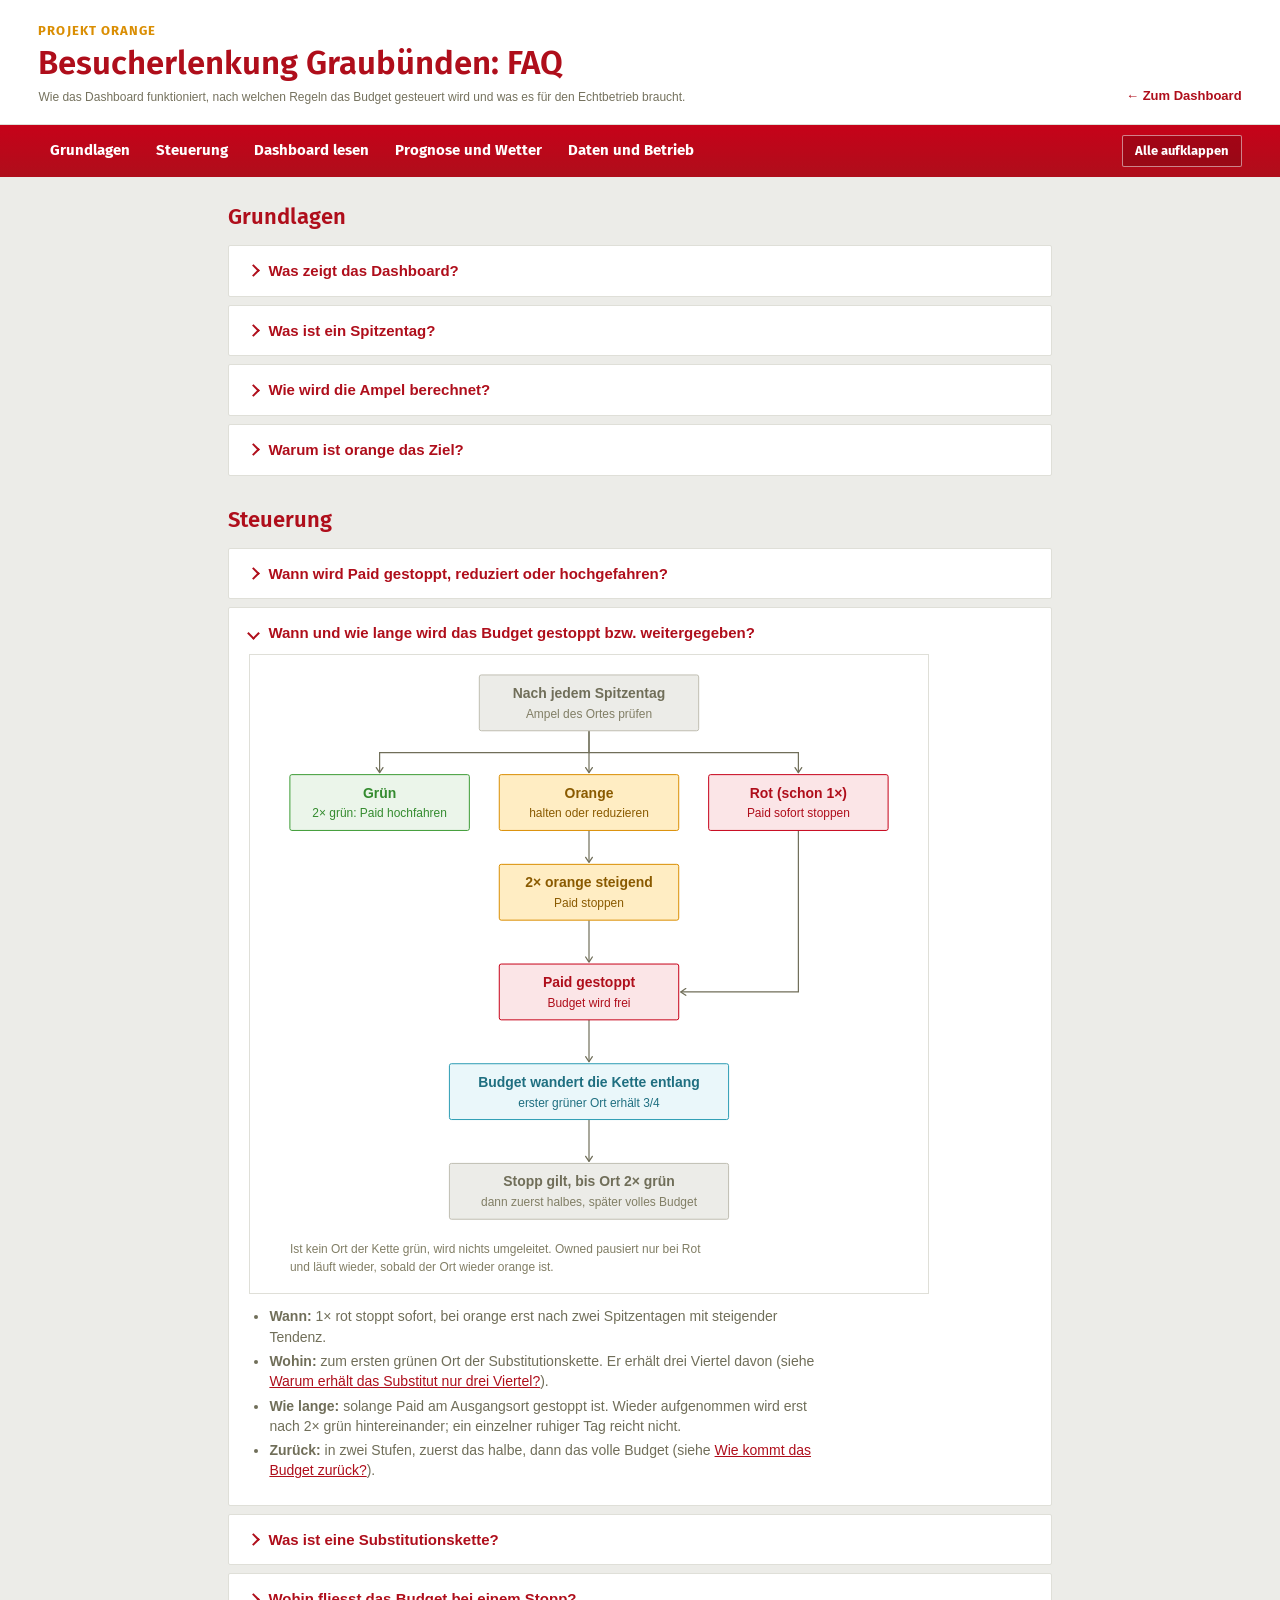
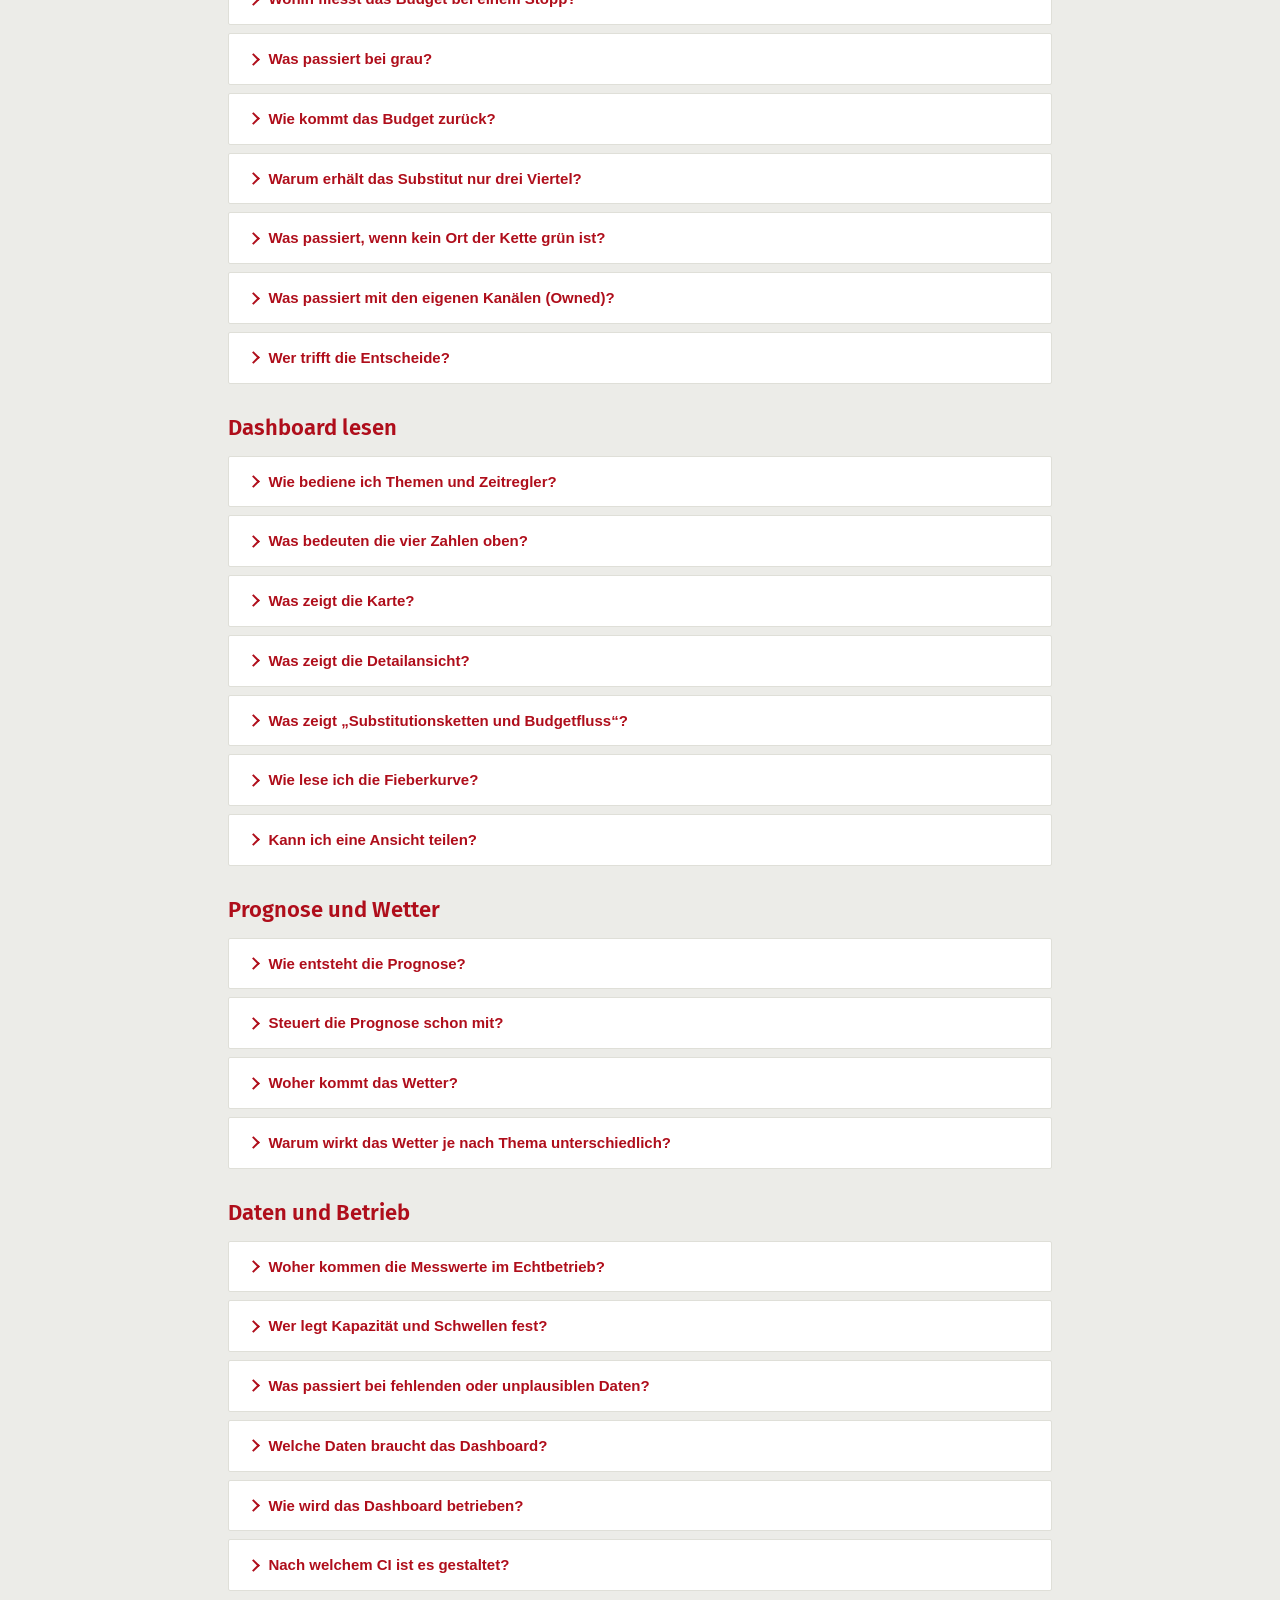
<file: faq.html>
<!doctype html>
<html lang="de-CH">
<head>
<meta charset="utf-8">
<meta name="viewport" content="width=device-width, initial-scale=1">
<meta name="robots" content="noindex, nofollow">
<title>FAQ – Projekt Orange</title>
<link rel="preconnect" href="https://fonts.googleapis.com">
<link rel="preconnect" href="https://fonts.gstatic.com" crossorigin>
<!-- Ersatz für die Markenschrift TheMix, solange keine lizenzierte Webfont eingebunden ist -->
<link href="https://fonts.googleapis.com/css2?family=Fira+Sans:wght@400;600;700&display=swap" rel="stylesheet">
<link rel="stylesheet" href="css/style.css?v=16">
</head>
<body class="faq-page">
<header class="masthead">
  <div class="masthead-in">
    <div>
      <p class="kicker">Projekt Orange</p>
      <h1>Besucherlenkung Graubünden: FAQ</h1>
      <p class="sample">Wie das Dashboard funktioniert, nach welchen Regeln das Budget gesteuert wird und was es für den Echtbetrieb braucht.</p>
    </div>
    <a class="head-link" href="index.html">← Zum Dashboard</a>
  </div>
</header>

<nav class="controls" aria-label="Themen der FAQ">
  <div class="controls-in">
    <div class="themes">
      <a class="chip" href="#grundlagen">Grundlagen</a>
      <a class="chip" href="#steuerung">Steuerung</a>
      <a class="chip" href="#bedienung">Dashboard lesen</a>
      <a class="chip" href="#prognose">Prognose und Wetter</a>
      <a class="chip" href="#betrieb">Daten und Betrieb</a>
    </div>
    <button class="chip faq-toggle" type="button" id="alle">Alle aufklappen</button>
  </div>
</nav>

<main class="page faq">

  <section id="grundlagen">
    <h2>Grundlagen</h2>

    <details class="card fold">
      <summary><h3>Was zeigt das Dashboard?</h3></summary>
      <p>Wie voll beliebte Ausflugsziele in Graubünden an Spitzentagen sind, welche Kampagnen dafür laufen, reduziert oder gestoppt wurden, und wohin das Werbebudget umgeleitet wird. Ziel ist, Gäste von überlasteten Orten zu gleichwertigen Alternativen zu lenken, statt die Überlastung mit Werbung noch zu verstärken.</p>
      <p>Der Prototyp arbeitet mit <strong>erfundenen Beispieldaten</strong> für den Sommer 2026: 11 Orte in den Themen Bergsee, Schlucht und Wellness.</p>
    </details>

    <details class="card fold">
      <summary><h3>Was ist ein Spitzentag?</h3></summary>
      <p>Ein Wochenende oder Feiertag mit schönem Wetter. Nur an diesen Tagen wird bewertet, denn an gewöhnlichen Tagen sagt die Auslastung nichts über eine Überlastung aus. Im Zeitregler stehen deshalb nur Spitzentage.</p>
    </details>

    <details class="card fold">
      <summary><h3>Wie wird die Ampel berechnet?</h3></summary>
      <p>Die Auslastung ist der Messwert geteilt durch die Kapazität des Ortes, etwa 274 von 380 Parkplätzen = 72 %. Jeder Ort hat zwei Schwellen:</p>
      <ul>
        <li><span class="pill"><i class="dot ok"></i>grün</span> unter der Orange-Schwelle (meist 60 %)</li>
        <li><span class="pill"><i class="dot warn"></i>orange</span> ab der Orange-Schwelle</li>
        <li><span class="pill"><i class="dot bad"></i>rot</span> ab der Rot-Schwelle (85 %, bei Thermen 90 %)</li>
      </ul>
      <p>Fehlen Daten oder ist der Wert unplausibel, erscheint der Ort <span class="pill"><i class="dot"></i>grau</span>, nie grün. Was dann passiert, steht unter <a href="#grau">Was passiert bei grau?</a></p>
    </details>

    <details class="card fold">
      <summary><h3>Warum ist orange das Ziel?</h3></summary>
      <p>Orange heisst: ausgelastet, aber nicht überlastet. Grün bedeutet ungenutztes Potenzial, rot bedeutet Stau, volle Parkplätze und unzufriedene Gäste. Die Steuerung versucht, möglichst viele Orte in orange zu halten.</p>
    </details>
  </section>

  <section id="steuerung">
    <h2>Steuerung</h2>

    <details class="card fold">
      <summary><h3>Wann wird Paid gestoppt, reduziert oder hochgefahren?</h3></summary>
      <p>Die Regeln werden nach jedem Spitzentag angewendet. Grundsatz: <strong>schnell bremsen, langsam Gas geben</strong>.</p>
      <div class="table-wrap">
        <table>
          <thead><tr><th>Lage an den letzten Spitzentagen</th><th>Paid (bezahlte Werbung)</th><th>Owned (eigene Kanäle)</th></tr></thead>
          <tbody>
            <tr><td>grün</td><td>halten</td><td>aktiv</td></tr>
            <tr><td>2× grün hintereinander</td><td>hochfahren, zurück aufs Saisonstart-Budget (nie darüber)</td><td>aktiv</td></tr>
            <tr><td>orange</td><td>halten oder reduzieren</td><td>aktiv</td></tr>
            <tr><td>2× orange mit steigender Tendenz</td><td>stoppen</td><td>aktiv</td></tr>
            <tr><td>1× rot</td><td>sofort stoppen</td><td>pausieren</td></tr>
            <tr><td>nach rot wieder orange</td><td>gestoppt lassen</td><td>wieder aktiv</td></tr>
            <tr><td>nach Stopp 2× grün</td><td>mit halbem Budget wieder aufnehmen</td><td>aktiv</td></tr>
            <tr><td>danach grün</td><td>volles Budget zurück</td><td>aktiv</td></tr>
            <tr><td>grau (keine gültigen Daten)</td><td>letzten Entscheid halten</td><td>unverändert</td></tr>
          </tbody>
        </table>
      </div>
    </details>

    <details class="card fold" open>
      <summary><h3>Wann und wie lange wird das Budget gestoppt bzw. weitergegeben?</h3></summary>
      <figure class="faq-fig">
        <img src="docs/budgetregeln.svg" width="680" height="640" alt="Flussdiagramm: Nach jedem Spitzentag wird die Ampel geprüft. Grün zweimal: hochfahren. Orange: halten oder reduzieren, zweimal steigend: stoppen. Rot einmal: sofort stoppen. Bei einem Stopp wandert das Budget die Substitutionskette entlang, der erste grüne Ort erhält drei Viertel davon. Der Stopp gilt, bis der Ort zweimal grün ist.">
      </figure>
      <ul>
        <li><strong>Wann:</strong> 1× rot stoppt sofort, bei orange erst nach zwei Spitzentagen mit steigender Tendenz.</li>
        <li><strong>Wohin:</strong> zum ersten grünen Ort der Substitutionskette. Er erhält drei Viertel davon (siehe <a href="#anteil">Warum erhält das Substitut nur drei Viertel?</a>).</li>
        <li><strong>Wie lange:</strong> solange Paid am Ausgangsort gestoppt ist. Wieder aufgenommen wird erst nach 2× grün hintereinander; ein einzelner ruhiger Tag reicht nicht.</li>
        <li><strong>Zurück:</strong> in zwei Stufen, zuerst das halbe, dann das volle Budget (siehe <a href="#rueckgabe">Wie kommt das Budget zurück?</a>).</li>
      </ul>
    </details>

    <details class="card fold">
      <summary><h3>Was ist eine Substitutionskette?</h3></summary>
      <p>Jeder Ort kennt einen gleichwertigen Ersatzort zum gleichen Thema, sein <em>Substitut</em>. Dieser hat wieder ein Substitut, und so weiter. So entstehen Ketten von bekannten, schnell vollen Orten zu weniger bekannten:</p>
      <ul>
        <li>Heidsee → Lai da Marmorera → Lag da Breil</li>
        <li>Lai da Palpuogna → Lago di Poschiavo → Lago Bianco (Berninapass)</li>
        <li>Therme Vals → Mineralbad Andeer → Bogn Engiadina</li>
        <li>Viamala-Schlucht → Rofflaschlucht</li>
      </ul>
    </details>

    <details class="card fold">
      <summary><h3>Wohin fliesst das Budget bei einem Stopp?</h3></summary>
      <p>Es wandert die Kette entlang bis zum ersten Ort, der grün ist, notfalls bis zum letzten Ort der Kette. Orte unterwegs, die selbst orange oder rot sind, <strong>geben weiter</strong>.</p>
      <p>Beispiel 9. August: Heidsee ist gestoppt. Marmorera ist selbst orange und gibt weiter, Lag da Breil ist grün und erhält 75 % des Heidsee-Budgets, also CHF 1’130 statt 1’500 pro Woche. Wäre auch Breil voll, gäbe es kein weiteres Substitut, und das Budget würde ruhen.</p>
      <p>Das Budget bleibt beim Empfänger, bis dieser selbst gestoppt wird; dann wandert es weiter, zusammen mit seinem eigenen. Für Empfänger gelten dieselben Regeln wie für alle Orte: Wird ein Empfänger orange, halbiert sich sein Paid.</p>
    </details>

    <details class="card fold" id="grau">
      <summary><h3>Was passiert bei grau?</h3></summary>
      <p>Grau heisst: Für diesen Ort und Tag gibt es keinen gültigen Messwert. Entweder fehlen die Daten, oder der Wert ist unplausibel, etwa null an einem Spitzentag oder mehr als die Kapazität. Ein Datenloch ist kein Zeichen für Überlastung, aber auch keines für freie Kapazität. Deshalb gilt:</p>
      <ul>
        <li><strong>Letzten Entscheid halten:</strong> Paid und Owned bleiben, wie sie waren. Gestoppt bleibt gestoppt, hochgefahren wird nicht.</li>
        <li><strong>Grau unterbricht die Zählung:</strong> „2× grün hintereinander“ und „2× orange steigend“ beginnen nach einem grauen Tag von vorn. So löst ein Datenloch weder einen Neustart noch einen Stopp aus.</li>
        <li><strong>Kein Budget an graue Orte:</strong> Als Substitut wird ein grauer Ort nie wie grün behandelt. Er gibt das Budget an den nächsten Ort der Kette weiter.</li>
        <li><strong>Ab 2× grau hintereinander: Alarm</strong> an die Destination und an Graubünden Ferien, mit dem Grund, zum Beispiel „keine Daten“ oder „unplausibel: 0 Fahrzeuge“. Die Werbung wird dabei nicht automatisch gestoppt.</li>
      </ul>
      <p>Im Dashboard ist der Ort grau, statt einer Zahl steht „keine Daten“ bzw. „—“, und in der Fieberkurve fehlt der Tag.</p>
    </details>

    <details class="card fold" id="rueckgabe">
      <summary><h3>Wie kommt das Budget zurück?</h3></summary>
      <p>In zwei Stufen, nach dem Grundsatz „schnell bremsen, langsam Gas geben“:</p>
      <ol>
        <li><strong>Nach 2× grün:</strong> Der Ausgangsort startet mit halbem Budget (Stufe „reduziert“). Der Empfänger behält die Hälfte seines Übernahme-Betrags.</li>
        <li><strong>Am nächsten grünen Spitzentag:</strong> Der Ausgangsort erhält das volle Budget zurück, der Empfänger fällt auf sein eigenes Budget zurück. Ist der Tag orange, bleibt es beim halben Budget, wie bei jedem orangen Ort.</li>
      </ol>
      <p>Wird der Ausgangsort dazwischen rot, wird sofort wieder gestoppt und das Budget wandert wieder die Kette entlang.</p>
      <p><strong>Warum nicht auf einen Schlag?</strong> Das Risiko liegt beim Ausgangsort: Er war eben noch voll. Mit dem ganzen Budget auf einmal kippt er leicht wieder in Rot, und das Budget pendelt hin und her. Für den Empfänger ist die Rückgabe unkritisch, weil weniger Werbung an einem grünen Ort keine Überlastung auslöst.</p>
    </details>

    <details class="card fold" id="anteil">
      <summary><h3>Warum erhält das Substitut nur drei Viertel?</h3></summary>
      <p>Substitute sind fast immer kleinere Destinationen als der Ort, den sie entlasten. Das volle Budget eines grossen Ortes würde einen kleinen Ort selbst schnell an die Grenze bringen und das Problem nur verschieben. Deshalb erhält der Empfänger standardmässig <strong>75 %</strong> des gestoppten Budgets. Der Rest wird nicht ausgegeben.</p>
      <ul>
        <li><strong>Bei sehr kleinen Orten</strong> kann der Anteil auf <strong>25–50 %</strong> gesenkt werden. Im Prototyp gilt das für Lago Bianco und Rofflaschlucht (je 50 %): Die Viamala-Schlucht stoppt CHF 1’000, die Rofflaschlucht erhält CHF 500.</li>
        <li><strong>Festgelegt wird der Anteil zu Beginn der Saison</strong>, pro Ort, zusammen mit Kapazität und Schwellen.</li>
        <li><strong>Massgebend ist der Anteil des Ortes, der das Budget am Ende erhält.</strong> Orte, die nur weitergeben, kürzen nichts. Gibt Marmorera das Heidsee-Budget an Breil weiter, erhält Breil 75 % des ursprünglichen Heidsee-Budgets, nicht 75 % von 75 %.</li>
        <li>Ausgangspunkt ist das zuletzt laufende Budget, also bei einem vorher reduzierten Ort das reduzierte.</li>
      </ul>
    </details>

    <details class="card fold">
      <summary><h3>Was passiert, wenn kein Ort der Kette grün ist?</h3></summary>
      <p>Dann wird nichts umgeleitet. Das Budget ruht, bis wieder ein Ort Kapazität hat. Das ist die Situation in der Hochsaison.</p>
    </details>

    <details class="card fold">
      <summary><h3>Was passiert mit den eigenen Kanälen (Owned)?</h3></summary>
      <p>Owned (Instagram, Web, Newsletter) kostet kein Budget und läuft normalerweise weiter. Es pausiert nur bei rot und läuft wieder, sobald der Ort wieder orange ist, auch wenn Paid dann noch gestoppt ist. So hängt jede Regel an einer Ampelfarbe.</p>
    </details>

    <details class="card fold">
      <summary><h3>Wer trifft die Entscheide?</h3></summary>
      <p>Die Regeln sind als Programm hinterlegt (<code>js/regeln.js</code>), genau so, wie sie in dieser FAQ stehen. Daraus entstehen die Entscheide; niemand trägt sie von Hand ein.</p><ul><li><strong>Regelprüfung:</strong> Das Dashboard rechnet die Regeln bei jedem Laden nach und vergleicht sie mit den gespeicherten Entscheiden. Unter „Steuerungsverlauf“ steht, ob alles stimmt, oder welche Entscheide abweichen.</li><li><strong>Simulation:</strong> Für die Prognosetage zeigt das Dashboard, was die Regeln entscheiden würden, gekennzeichnet mit „Simulation“.</li><li><strong>Echtbetrieb:</strong> Derselbe Code läuft auf dem Server nach jedem Spitzentag und schreibt die Entscheide, idealerweise direkt mit Anbindung an die Werbekonten.</li></ul>
    </details>
  </section>

  <section id="bedienung">
    <h2>Dashboard lesen</h2>

    <details class="card fold">
      <summary><h3>Wie bediene ich Themen und Zeitregler?</h3></summary>
      <p>Im roten Balken wählst du das Thema und mit dem Regler den Spitzentag. Unter dem Regler steht das Wetter des gewählten Ortes für jeden Spitzentag; blasse Symbole sind Prognosen. „Stand“ ist der letzte Tag mit gemessenen Werten.</p>
    </details>

    <details class="card fold">
      <summary><h3>Was bedeuten die vier Zahlen oben?</h3></summary>
      <p>Die Budget-Übersicht für den gewählten Tag und das gewählte Thema:</p>
      <ul>
        <li><strong>Paid im Einsatz:</strong> Summe aller laufenden Paid-Kampagnen pro Woche.</li>
        <li><strong>davon bei Substituten:</strong> der Teil, der von gestoppten Orten umgeleitet wurde.</li>
        <li><strong>ruht:</strong> Budget gestoppter Orte, das nicht ausgegeben wird: das Viertel, das Substitute nicht übernehmen, und ganze Budgets, wenn kein Ort der Kette grün ist.</li>
        <li><strong>Orte im Ziel:</strong> wie viele Orte orange sind, also ausgelastet, aber nicht überlastet.</li>
      </ul>
      <p>An Prognosetagen sind die Zahlen eine Simulation der Regeln.</p>
    </details>

    <details class="card fold">
      <summary><h3>Was zeigt die Karte?</h3></summary>
      <p>Jeder Punkt ist ein Ort in seiner Ampelfarbe am gewählten Tag. Ein Klick wählt den Ort für die Detailansicht und die Fieberkurve. Orte ausserhalb des gewählten Themas sind blass. Kantons- und Landesgrenze stammen von swisstopo.</p>
    </details>

    <details class="card fold">
      <summary><h3>Was zeigt die Detailansicht?</h3></summary>
      <ul>
        <li>Auslastung, Messwert, Datenquelle und Schwellen des Ortes</li>
        <li>Wetter am gewählten Tag und eine Prognosetabelle der nächsten Spitzentage</li>
        <li>Stand von Paid und Owned mit Budget und Grund</li>
        <li>Die Substitutionskette in Sätzen, etwa „1. Marmorera ist selbst orange, gibt weiter. 2. Breil ist grün und erhält 75 % des Budgets.“ Orte nach dem Empfänger „warten auf Budget“: Sie kommen erst zum Zug, wenn der Empfänger selbst gestoppt wird.</li>
      </ul>
    </details>

    <details class="card fold">
      <summary><h3>Was zeigt „Substitutionsketten und Budgetfluss“?</h3></summary>
      <p>Den aufklappbaren Überblick über alle Ketten. Graue Linien sind die Ketten, blaue Pfeile zeigen, wohin das Budget am gewählten Tag tatsächlich fliesst. Orte, die nur durchreichen, tragen den Hinweis „gibt Budget weiter →“. Ein Klick auf einen Ort hebt seine Kette hervor.</p>
    </details>

    <details class="card fold">
      <summary><h3>Wie lese ich die Fieberkurve?</h3></summary>
      <ul>
        <li>Die dunkle Linie ist die Auslastung des Ortes über die Saison, mit den Bändern grün, orange und rot.</li>
        <li>Die weiteren Linien sind alle Orte seiner Substitutionskette. Hervorgehoben ist der Ort, der gerade das Budget erhält; per Klick lässt sich ein anderer wählen.</li>
        <li>Dreiecke oben sind Paid-Entscheide, Kreise Owned-Entscheide, jeweils in der Farbe des Status.</li>
        <li>Rechts der gepunkteten Linie beginnt die Prognose (gestrichelt).</li>
        <li>Unten steht das Wetter pro Spitzentag. Fährst du mit der Maus über die Kurve, erscheinen alle Werte des Tages.</li>
      </ul>
    </details>

    <details class="card fold">
      <summary><h3>Kann ich eine Ansicht teilen?</h3></summary>
      <p>Ja. Tag, Thema und Ort stehen in der Adresse, etwa <code>index.html#datum=2026-08-09&amp;thema=alle&amp;ort=heidsee</code>. Den Link einfach kopieren. Ein Wechsel von Ort oder Thema lässt sich mit dem Zurück-Knopf des Browsers rückgängig machen; das Ziehen am Zeitregler nicht, damit der Verlauf nicht mit jedem Tag vollläuft.</p>
    </details>
  </section>

  <section id="prognose">
    <h2>Prognose und Wetter</h2>

    <details class="card fold">
      <summary><h3>Wie entsteht die Prognose?</h3></summary>
      <p>Im Prototyp sind die Prognosen erfunden. Für den Echtbetrieb braucht es einen Prognose-Dienst, der jeden Morgen die Auslastung pro Ort für die kommenden Spitzentage schätzt, etwa 10 Tage voraus.</p>
      <p><strong>Eingangsdaten:</strong> gemessene Auslastung früherer Spitzentage, Wetterprognose, Schulferien und Feiertage, der Trend der letzten Tage und der Kampagnenstand; optional Events, Logiernächte und Verkehr.</p>
      <p><strong>Zwei Stufen:</strong></p>
      <ol>
        <li>Ab Start: Durchschnitt vergleichbarer früherer Spitzentage mit ähnlichem Wetter, plus Zuschläge für Ferien und Trend. Funktioniert ab einer Saison Daten und ist nachvollziehbar.</li>
        <li>Ab etwa zwei Saisons: ein statistisches Modell, das eine Bandbreite liefert, etwa „68–82 %, Wahrscheinlichkeit rot 30 %“.</li>
      </ol>
      <p>Nach dem Tag ersetzt der Messwert die Prognose. Wie gut die Prognose trifft, wird pro Ort laufend gemessen.</p>
    </details>

    <details class="card fold">
      <summary><h3>Steuert die Prognose schon mit?</h3></summary>
      <p>Nein. Die Regeln steuern nur nach gemessenen Werten. Empfehlung: die Prognose zuerst nur anzeigen und erst nach einer Saison mit guter Trefferquote als Frühwarnung einsetzen, etwa „Prognose rot → Paid vorsorglich reduzieren“. Werbung wirkt mit Verzögerung, deshalb lohnt sich das.</p>
    </details>

    <details class="card fold">
      <summary><h3>Woher kommt das Wetter?</h3></summary>
      <p>Im Prototyp ist es erfunden und passend zur Auslastung gewählt: Bei Bergseen und Schluchten sind die schwächeren Tage wechselhaft, bei Thermen die starken Tage verregnet. Die Temperatur hängt von Höhe und Region ab. Im Echtbetrieb kommen Prognosen und Messwerte von MeteoSchweiz (Open Government Data); Alternativen sind meteoblue oder Open-Meteo.</p>
      <p>Ein Server-Job holt das Wetter einmal pro Tag pro Ort ab und stellt es dem Dashboard bereit, nicht der Browser direkt.</p>
    </details>

    <details class="card fold">
      <summary><h3>Warum wirkt das Wetter je nach Thema unterschiedlich?</h3></summary>
      <p>Sonne füllt Bergseen und Schluchten, Regen füllt Thermen. Die Wetterklasse muss deshalb pro Thema gedeutet werden. Später denkbar: an Regentagen Bergsee-Budget themenübergreifend zu Wellness lenken.</p>
    </details>
  </section>

  <section id="betrieb">
    <h2>Daten und Betrieb</h2>

    <details class="card fold">
      <summary><h3>Woher kommen die Messwerte im Echtbetrieb?</h3></summary>
      <p>Automatisch aus dem Quellsystem des Ortes: Parkleitsystem, Parkuhr oder Park-App, Kasse, Drehkreuz, Personen- oder Fahrzeugzähler. Nie aus manueller Eingabe. Die Rohdaten werden unverändert gespeichert.</p>
    </details>

    <details class="card fold">
      <summary><h3>Wer legt Kapazität und Schwellen fest?</h3></summary>
      <p>Die Destinationen selbst, aber innerhalb fester Bandbreiten (z. B. orange 50–70 %, rot 80–95 %). Ebenso den Übernahme-Anteil als Substitut (25–75 %, siehe <a href="#anteil">Warum erhält das Substitut nur drei Viertel?</a>). Änderungen nur vor Saisonbeginn, protokolliert und von Graubünden Ferien freigegeben.</p>
    </details>

    <details class="card fold">
      <summary><h3>Was passiert bei fehlenden oder unplausiblen Daten?</h3></summary>
      <p>Unplausible Werte, etwa null an einem Spitzentag oder über der Kapazität, werden markiert statt verwendet. Fehlende Daten ergeben grau, nie grün, damit kein Budget an einen Ort fliesst, über den man nichts weiss. Die Regeln für graue Orte stehen unter <a href="#grau">Was passiert bei grau?</a></p>
    </details>

    <details class="card fold">
      <summary><h3>Welche Daten braucht das Dashboard?</h3></summary>
      <div class="table-wrap">
        <table>
          <thead><tr><th>Datei</th><th>Inhalt</th></tr></thead>
          <tbody>
            <tr><td><code>orte.json</code></td><td>Orte mit Thema, Koordinaten, Kapazität, Schwellen, nächstem Substitut und Übernahme-Anteil</td></tr>
            <tr><td><code>auslastung.json</code></td><td>Messwert und Auslastung pro Ort und Spitzentag, inkl. Prognose</td></tr>
            <tr><td><code>kampagnen.json</code></td><td>Jede Statusänderung von Paid und Owned, mit Budget, Grund und Herkunft des Budgets</td></tr>
            <tr><td><code>wetter.json</code></td><td>Wetter pro Ort und Spitzentag, inkl. Prognose (optional)</td></tr>
            <tr><td><code>kantonsumriss.json</code>, <code>landesgrenze.json</code></td><td>Grenzen für die Karte (swisstopo)</td></tr>
          </tbody>
        </table>
      </div>
      <p>Für den Echtbetrieb zeigen die Adressen oben in <code>js/app.js</code> auf die eigene Schnittstelle. Solange diese das gleiche Format liefert, muss an der Seite nichts geändert werden. Die Feldbeschreibungen stehen in der <code>README.md</code>.</p>
    </details>

    <details class="card fold">
      <summary><h3>Wie wird das Dashboard betrieben?</h3></summary>
      <p>Es ist eine statische Webseite und läuft auf jedem einfachen Webhosting. Lokal braucht es einen kleinen Webserver, weil die Seite ihre Daten nachlädt; ein Doppelklick auf <code>index.html</code> genügt nicht. Im Ordner:</p>
      <pre><code>python3 -m http.server 8000</code></pre>
      <p>und dann <code>http://localhost:8000</code> öffnen.</p>
    </details>

    <details class="card fold">
      <summary><h3>Nach welchem CI ist es gestaltet?</h3></summary>
      <p>Nach dem Basis-Styleguide Online Medien graubünden (Oktober 2013): granat für Titel und Navigation, granit für Text, die Ampel in wiesengrün, sommergelb und granat, der Budgetfluss in himmelblau. Text in Arial, Titel in TheMix. Bis eine lizenzierte TheMix-Webfont vorliegt, springt Fira Sans ein.</p>
    </details>
  </section>
</main>
<script>
(function () {
  const alle = [...document.querySelectorAll('details')];
  const btn = document.getElementById('alle');
  const sync = () => { btn.textContent = alle.every((d) => d.open) ? 'Alle zuklappen' : 'Alle aufklappen'; };
  btn.addEventListener('click', () => { const auf = !alle.every((d) => d.open); alle.forEach((d) => { d.open = auf; }); sync(); });
  alle.forEach((d) => d.addEventListener('toggle', sync));
  sync();
  // Links auf eine Frage (#grau) klappen sie auf
  const oeffne = () => { const d = location.hash && document.querySelector('details' + location.hash); if (d) { d.open = true; d.scrollIntoView(); } };
  window.addEventListener('hashchange', oeffne);
  oeffne();
})();
</script>
</body>
</html>
</file>
<file: css/style.css>
/* Gestaltung nach Basis-Styleguide Online Medien graubünden (Okt. 2013)
 * Farben: granit, granat, sommergelb, wiesengrün, himmelblau. Schriften: TheMix (Titel), Arial (Text).
 */
:root {
  /* granit */
  --bg: #ECECE8; --panel: #FFFFFF; --soft: #F6F6F4; --line: #DFDFD8; --grid: #ECECE8; --chart-muted: #C0BEB2;
  --ink: #706E59; --muted: #75725E; /* granit, für kleinen Text leicht abgedunkelt (Kontrast 4,9:1 statt 4,1:1) */
  /* granat */
  --head: #AF0E1B; --accent: #C60219;
  /* Ampel: wiesengrün, sommergelb (Typofarbe), granat */
  --ok: #3D9B35; --warn: #DA8E03; --bad: #C60219;
  /* Auswahl = aktiver Zustand laut Styleguide (#706E59), Budgetfluss = himmelblau */
  --sel: #706E59; --flow: #2D9DB4;
  /* Karte */
  --map-out: #FFFFFF; --map-ch: #ECECE8; --map-gr: #FAFAF8; --map-label: #A3A08E;
  --radius: 2px;
  --font: Arial, "Helvetica Neue", Helvetica, sans-serif;
  --font-head: "TheMix", "TheMix C5", "Fira Sans", Arial, sans-serif;
  color-scheme: light;
}
@media (prefers-color-scheme: dark) {
  :root {
    --bg: #23221D; --panel: #2E2D27; --soft: #36352E; --line: #46443A; --grid: #3A3832; --chart-muted: #6F6C5C;
    --ink: #ECECE8; --muted: #C0BEB2;
    --head: #F2707A; --accent: #D21A30;
    --ok: #5DB653; --warn: #FFB70F; --bad: #F04A57;
    --sel: #ECECE8; --flow: #4FC3DD;
    --map-out: #2E2D27; --map-ch: #3A3832; --map-gr: #44423A; --map-label: #8F8C7A;
    color-scheme: dark;
  }
}
* { box-sizing: border-box; }
body { margin: 0; background: var(--bg); color: var(--ink); font-family: var(--font); font-size: 14px; line-height: 1.45; }
h1, h2, .big, .lead { font-family: var(--font-head); }
h1 { font-size: clamp(26px, 3.2vw, 33px); font-weight: 600; color: var(--head); margin: 0; line-height: 1.15; }
h2 { font-size: 18px; font-weight: 600; color: var(--head); margin: 0; }
h3 { font-size: 12px; font-weight: 700; color: var(--head); margin: 0 0 4px; }

/* Kopf: weiss mit Titel, darunter der granatrote Navigationsbalken */
.masthead { background: var(--panel); border-bottom: 1px solid var(--line); }
.masthead-in, .controls-in, .page { max-width: 1280px; margin-inline: auto; padding-inline: clamp(16px, 3vw, 40px); }
.masthead-in { padding-block: 22px 18px; }
.kicker { margin: 0 0 4px; font-family: var(--font-head); font-weight: 700; font-size: 13px; letter-spacing: .08em; text-transform: uppercase; color: var(--warn); }
.sample { margin: 6px 0 0; font-size: 12px; color: var(--muted); }
.controls { position: sticky; top: 0; z-index: 5; background: linear-gradient(#C60219, #AF0E1B); color: #fff; }
.controls-in { display: flex; flex-wrap: wrap; gap: 10px 32px; align-items: center; padding-block: 8px; }
.themes { display: flex; flex-wrap: wrap; gap: 2px; }
.themes .chip { font-family: var(--font-head); font-weight: 700; font-size: 15px; color: #fff; background: transparent; border: 0; border-radius: var(--radius); padding: 7px 12px; }
.themes .chip:hover { background: rgba(0, 0, 0, .12); }
.themes .chip[aria-pressed="true"] { background: #8E0B16; }
.time { display: flex; flex-direction: column; gap: 2px; flex: 1 1 18rem; min-width: 0; }
.time-row { display: flex; justify-content: space-between; gap: 8px; font-size: 12px; color: rgba(255, 255, 255, .85); }
.day { color: #fff; font-weight: 700; font-size: 14px; }
.controls .badge { border-color: rgba(255, 255, 255, .8); }
.slider { width: 100%; accent-color: #fff; }
.controls :focus-visible { outline: 2px solid #fff; outline-offset: 2px; }

.page { padding-block: 24px clamp(24px, 4vw, 48px); display: flex; flex-direction: column; gap: 20px; }
.lead { margin: 0; font-size: 18px; max-width: 75ch; color: var(--ink); }
.lead b { font-weight: 700; font-variant-numeric: tabular-nums; }
.chip { font: inherit; font-size: 12px; padding: 4px 10px; border: 1px solid var(--line); border-radius: var(--radius); background: var(--panel); color: var(--ink); cursor: pointer; }
.chip:focus-visible, .link:focus-visible, tbody tr:focus-visible, .map g:focus-visible { outline: 2px solid var(--head); outline-offset: 2px; }
.badge { display: inline-block; margin-left: 6px; padding: 0 6px; border-radius: var(--radius); border: 1px dashed var(--muted); font-size: 11px; font-weight: 400; }
.grid { display: grid; grid-template-columns: repeat(auto-fit, minmax(min(100%, 24rem), 1fr)); gap: 16px; }
.card { background: var(--panel); border: 1px solid var(--line); border-radius: var(--radius); padding: 20px; position: relative; min-width: 0; }
.note { margin: 4px 0 14px; color: var(--muted); font-size: 12px; }
.note.inline { margin: 0; }
.map, .curve { min-height: 300px; }
.legend { display: flex; flex-wrap: wrap; gap: 14px; font-size: 12px; color: var(--muted); margin-top: 8px; }
.legend span { display: inline-flex; align-items: center; gap: 6px; }
.legend .src { margin-left: auto; }
.dot { width: 10px; height: 10px; border-radius: 50%; display: inline-block; flex: none; background: var(--chart-muted); }
.dot.ok { background: var(--ok); } .dot.warn { background: var(--warn); } .dot.bad { background: var(--bad); }
.tip { position: absolute; pointer-events: none; background: var(--panel); border: 1px solid var(--line); border-top: 3px solid var(--head); border-radius: var(--radius); box-shadow: 0 4px 14px rgba(60, 58, 45, .2); padding: 6px 10px; font-size: 12px; max-width: 17rem; z-index: 3; }
.tip .tip-h { color: var(--head); font-weight: 700; margin-bottom: 2px; }
.detail-head { display: flex; align-items: baseline; justify-content: space-between; gap: 8px; flex-wrap: wrap; }
.big { font-size: 40px; font-weight: 400; color: var(--ink); font-variant-numeric: tabular-nums; }
.status { display: inline-flex; align-items: center; gap: 6px; font-weight: 700; }
.kv { display: grid; grid-template-columns: auto 1fr; gap: 4px 14px; font-size: 12px; margin: 14px 0; }
.kv dt { color: var(--muted); } .kv dd { margin: 0; font-variant-numeric: tabular-nums; }
.camp { display: grid; grid-template-columns: 1fr 1fr; gap: 8px; }
.camp > div { background: var(--soft); border: 1px solid var(--line); border-radius: var(--radius); padding: 10px; font-size: 12px; }
.camp .note { margin: 2px 0 0; }
.sub { margin-top: 14px; }
.chain { display: flex; flex-wrap: wrap; align-items: center; gap: 6px; font-size: 12px; }
.link { display: inline-flex; align-items: center; gap: 6px; border: 1px solid var(--line); border-radius: var(--radius); padding: 2px 8px; background: var(--soft); cursor: pointer; font: inherit; font-size: 12px; color: var(--ink); }
.link:hover { border-color: var(--chart-muted); }
.link.target { border-color: var(--flow); box-shadow: inset 0 0 0 1px var(--flow); }
.verdict { margin-top: 8px; font-size: 12px; }
.steps { list-style: none; margin: 0; padding: 0; display: grid; gap: 6px; font-size: 12px; }
.steps li { display: flex; flex-wrap: wrap; align-items: center; gap: 4px 8px; }
.steps .nr { min-width: 1.4em; color: var(--muted); font-variant-numeric: tabular-nums; }
.steps .skip .what { color: var(--muted); }
.steps .target .what { font-weight: 700; }
.vergleich { display: flex; flex-wrap: wrap; align-items: center; gap: 6px; font-size: 12px; color: var(--muted); margin-bottom: 6px; }
.sub-chip { display: inline-flex; align-items: center; gap: 6px; }
.sub-chip .swatch { width: 14px; height: 3px; background: var(--chart-muted); }
.sub-chip[aria-pressed="true"] { color: var(--ink); border-color: var(--flow); box-shadow: inset 0 0 0 1px var(--flow); }
.sub-chip[aria-pressed="true"] .swatch { background: var(--flow); }
.table-wrap { overflow: auto; max-height: 28rem; }
table { width: 100%; border-collapse: collapse; font-size: 12px; font-variant-numeric: tabular-nums; }
th { text-align: left; font-weight: 700; color: var(--ink); padding: 6px 8px; border-bottom: 1px solid var(--chart-muted); position: sticky; top: 0; background: var(--panel); white-space: nowrap; }
td { padding: 6px 8px; border-bottom: 1px solid var(--line); vertical-align: top; }
tbody tr { cursor: pointer; }
tbody tr:hover td { background: var(--soft); }
tbody tr.sel td { background: var(--soft); }
tbody tr.sel td:first-child { box-shadow: inset 3px 0 0 var(--head); }
tbody tr.future td { opacity: .45; }
.r { text-align: right; }
.pill { display: inline-flex; align-items: center; gap: 6px; white-space: nowrap; }
.error { color: var(--bad); }
.fold > summary { list-style: none; cursor: pointer; display: flex; align-items: center; gap: 10px; }
.fold > summary::-webkit-details-marker { display: none; }
.fold > summary::before { content: ""; width: 7px; height: 7px; border-right: 2px solid var(--head); border-bottom: 2px solid var(--head); transform: rotate(-45deg); transition: transform .15s; flex: none; }
.fold[open] > summary::before { transform: rotate(45deg); }
.fold > summary:focus-visible { outline: 2px solid var(--head); outline-offset: 4px; }
.fold[open] > summary { margin-bottom: 4px; }
.fluss-block { margin-top: 14px; }
.fluss-block h3 { font-size: 13px; margin-bottom: 2px; }
.fluss-scroll { overflow-x: auto; }
.fluss-scroll svg { display: block; }
.fluss-scroll g[role="button"]:focus-visible { outline: 2px solid var(--head); }
.fluss-legende { display: flex; flex-wrap: wrap; gap: 16px; font-size: 12px; color: var(--muted); margin-top: 12px; }
.fluss-legende span { display: inline-flex; align-items: center; gap: 6px; }
.fluss-legende svg { flex: none; }
.wx-row { position: relative; height: 16px; margin-top: 2px; color: #fff; }
.wx-row span { position: absolute; top: 0; transform: translateX(-50%); display: flex; line-height: 0; }
.wx-row span.prog { opacity: .6; }
.wx-row span.cur { outline: 1px solid rgba(255, 255, 255, .8); outline-offset: 1px; border-radius: 2px; }
.wx-label { font-size: 11px; }
.wx { margin: 0 0 14px; }
.wx h3 { margin-top: 10px; }
.wx-now { display: flex; align-items: center; gap: 8px; font-size: 12px; color: var(--ink); }
.wx-now svg { color: var(--muted); flex: none; }
.wx-prog td { padding: 4px 6px; }
.wx-prog svg { color: var(--muted); }
/* Kopf mit Link zur jeweils anderen Seite */
.masthead-in { display: flex; flex-wrap: wrap; justify-content: space-between; align-items: flex-end; gap: 8px 24px; }
.head-link { color: var(--head); font-weight: 700; font-size: 13px; text-decoration: none; white-space: nowrap; }
.head-link:hover { text-decoration: underline; }
.head-link:focus-visible { outline: 2px solid var(--head); outline-offset: 3px; }

/* FAQ */
.themes a.chip { text-decoration: none; }
.controls .faq-toggle { margin-left: auto; font-family: var(--font-head); font-weight: 700; font-size: 13px; color: #fff; background: rgba(0, 0, 0, .15); border: 1px solid rgba(255, 255, 255, .5); padding: 6px 12px; }
.controls .faq-toggle:hover { background: rgba(0, 0, 0, .25); }
.faq { gap: 28px; max-width: 900px; }
.faq section { display: flex; flex-direction: column; gap: 8px; scroll-margin-top: 70px; }
.faq section > h2 { font-size: 22px; margin-bottom: 4px; }
.faq .fold { padding: 14px 20px; }
.faq .fold > summary h3 { font-size: 15px; margin: 0; font-family: var(--font); }
.faq .fold[open] > summary { margin-bottom: 10px; }
.faq .fold p, .faq .fold li { font-size: 14px; max-width: 72ch; }
.faq .fold p { margin: 0 0 10px; }
.faq .fold ul, .faq .fold ol { margin: 0 0 10px; padding-left: 20px; display: grid; gap: 4px; }
.faq .fold table { font-size: 13px; margin-bottom: 10px; }
.faq .fold tbody tr { cursor: default; }
.faq code { font-size: 13px; background: var(--soft); padding: 1px 4px; border-radius: var(--radius); }
.faq pre { background: var(--soft); padding: 10px 12px; overflow-x: auto; margin: 0 0 10px; }
.faq pre code { background: none; padding: 0; }
.faq .fold a { color: var(--head); }
.faq-fig { margin: 0 0 12px; }
.faq-fig img { display: block; max-width: 100%; height: auto; border: 1px solid var(--line); }
.kpis { display: grid; grid-template-columns: repeat(auto-fit, minmax(min(100%, 12rem), 1fr)); gap: 12px; margin-top: -6px; }
.kpi { background: var(--panel); border: 1px solid var(--line); border-top: 3px solid var(--head); border-radius: var(--radius); padding: 10px 14px; }
.kpi-t { font-size: 12px; color: var(--muted); }
.kpi-w { font-family: var(--font-head); font-size: 22px; font-weight: 600; color: var(--ink); font-variant-numeric: tabular-nums; }
.kpi-z { font-size: 11px; color: var(--muted); }
.badge.sim { border-color: var(--flow); color: var(--flow); }
.pruefung { font-size: 12px; margin: -6px 0 12px; padding: 6px 10px; border-left: 3px solid var(--line); background: var(--soft); }
.pruefung.ok { border-left-color: var(--ok); }
.pruefung.warn { border-left-color: var(--bad); color: var(--bad); }
@media (max-width: 640px) { .hide-sm { display: none; } .camp { grid-template-columns: 1fr; } .controls { position: static; } .legend .src { margin-left: 0; } }
</file>
